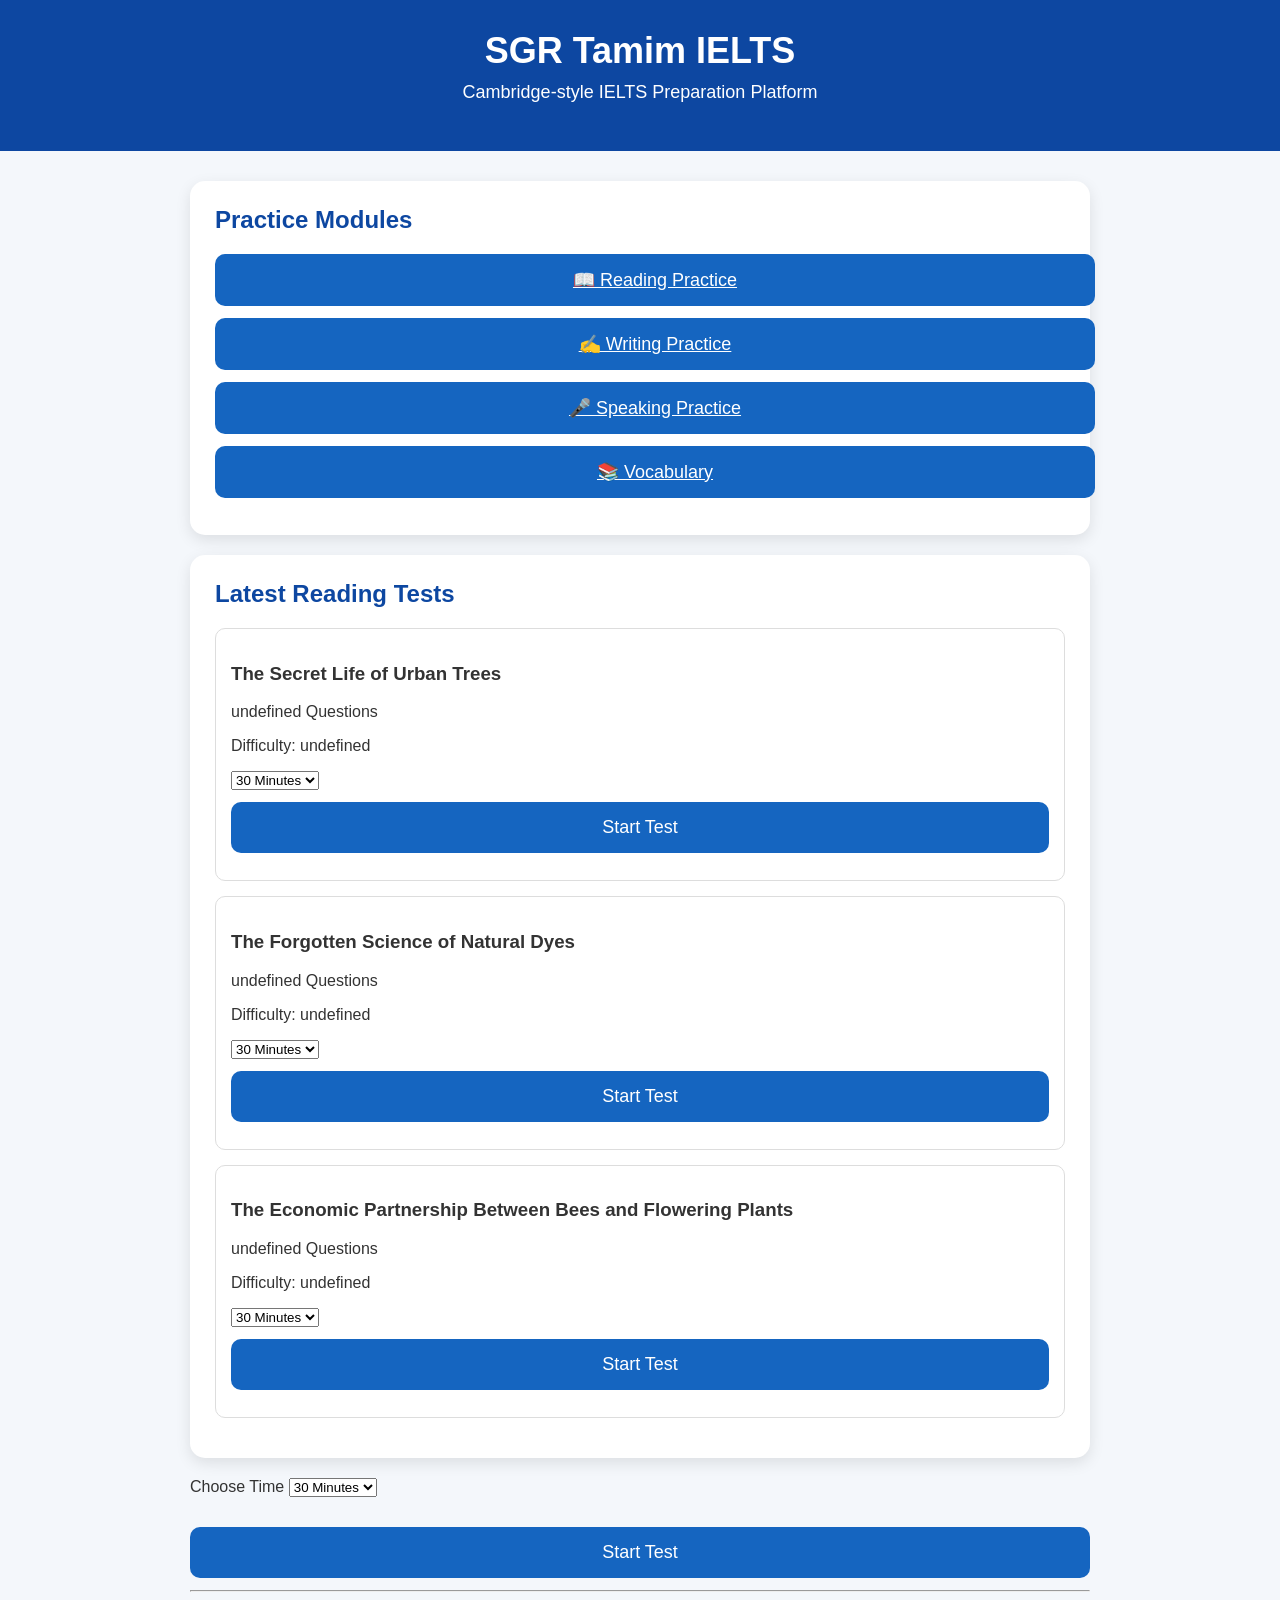
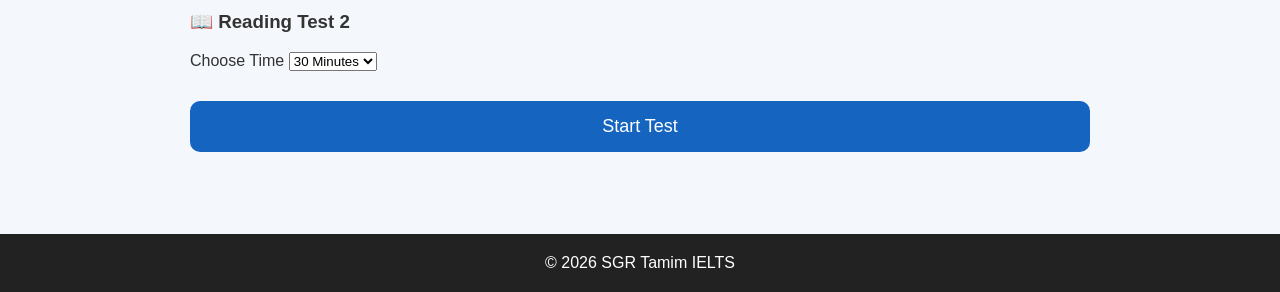
<file: index.html>
<!DOCTYPE html>
<html lang="en">
<head>
<meta charset="UTF-8">
<meta name="viewport" content="width=device-width, initial-scale=1.0">
<title>SGR Tamim IELTS</title>

<style>
body{
margin:0;
font-family:Arial,sans-serif;
background:#f4f7fb;
color:#333;
}

header{
background:#0d47a1;
color:white;
text-align:center;
padding:30px;
}

header h1{
margin:0;
font-size:36px;
}

header p{
margin-top:10px;
font-size:18px;
}

.container{
width:90%;
max-width:900px;
margin:auto;
padding:30px 0;
}

.card{
background:white;
border-radius:15px;
padding:25px;
margin-bottom:20px;
box-shadow:0 5px 15px rgba(0,0,0,.1);
}

.card h2{
margin-top:0;
color:#0d47a1;
}

.button{
display:block;
width:100%;
background:#1565c0;
color:white;
padding:15px;
margin:12px 0;
border:none;
border-radius:10px;
text-align:center;
font-size:18px;
cursor:pointer;
transition:.3s;
}

.button:hover{
background:#0d47a1;
}

footer{
background:#222;
color:white;
text-align:center;
padding:20px;
margin-top:40px;
}
</style>

</head>

<body>

<header>
<h1>SGR Tamim IELTS</h1>
<p>Cambridge-style IELTS Preparation Platform</p>
</header>

<div class="container">

<div class="card">

<h2>Practice Modules</h2>

<a href="reading.html" class="button">📖 Reading Practice</a>

<a href="#" class="button">✍ Writing Practice</a>

<a href="#" class="button">🎤 Speaking Practice</a>

<a href="#" class="button">📚 Vocabulary</a>

</div>

<div class="card">

<h2>Latest Reading Tests</h2>

<div id="readingList">

Loading tests...

</div>

</div>

<label>Choose Time</label>

<select id="time-reading1">

<option value="15">15 Minutes</option>
<option value="20">20 Minutes</option>
<option value="25">25 Minutes</option>
<option value="30" selected>30 Minutes</option>
<option value="60">60 Minutes</option>

</select>

<br><br>

<button class="button" onclick="startTest('reading1','time-reading1')">
Start Test
</button>

<hr>

<h3>📖 Reading Test 2</h3>

<label>Choose Time</label>

<select id="time-reading2">

<option value="15">15 Minutes</option>
<option value="20">20 Minutes</option>
<option value="25">25 Minutes</option>
<option value="30" selected>30 Minutes</option>
<option value="60">60 Minutes</option>

</select>

<br><br>

<button class="button" onclick="startTest('reading2','time-reading2')">
Start Test
</button>

</div>

</div>

<footer>

© 2026 SGR Tamim IELTS

</footer>

<script>

function startTest(testName, selectId){

    const minutes = document.getElementById(selectId).value;

    localStorage.setItem("readingTime", minutes);

    window.location.href = "reading.html?test=" + testName;

}

</script>

<script>

fetch("data/reading/tests.json")

.then(res=>res.json())

.then(tests=>{

const list=document.getElementById("readingList");

list.innerHTML="";

tests.forEach(test=>{

list.innerHTML+=`

<div style="border:1px solid #ddd;padding:15px;border-radius:10px;margin-bottom:15px;">

<h3>${test.title}</h3>

<p>${test.questions} Questions</p>

<p>Difficulty: ${test.difficulty}</p>

<select id="${test.id}">

<option value="15">15 Minutes</option>
<option value="20">20 Minutes</option>
<option value="25">25 Minutes</option>
<option value="30" selected>30 Minutes</option>
<option value="60">60 Minutes</option>

</select>

<button class="button"

onclick="startTest('${test.id}','${test.id}')">

Start Test

</button>

</div>

`;

});

});

function startTest(testName,selectId){

const minutes=document.getElementById(selectId).value;

localStorage.setItem("readingTime",minutes);

window.location.href="reading.html?test="+testName;

}

</script>

</body>

</html>
</file>
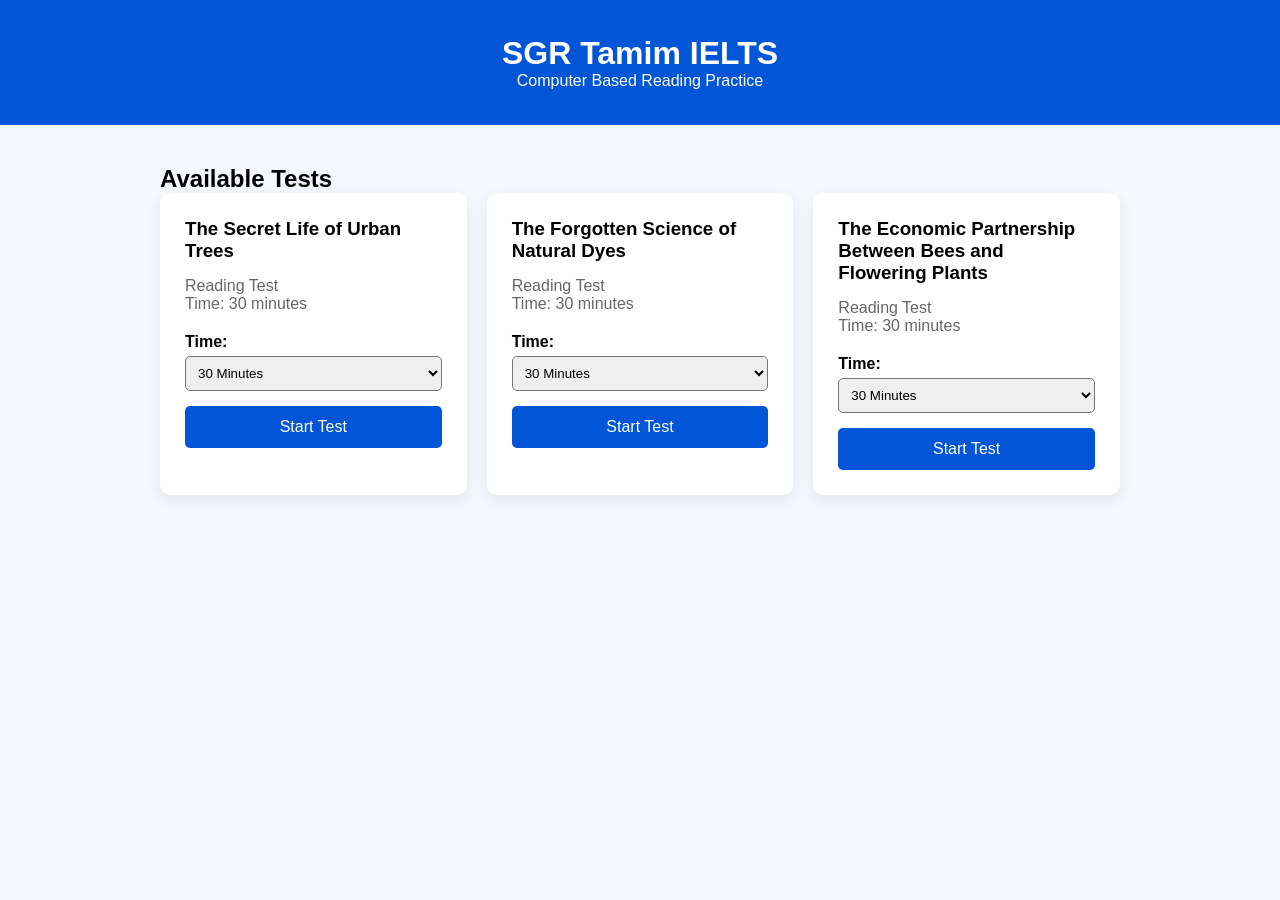
<file: dashboard.html>
<!DOCTYPE html>
<html lang="en">

<head>

<meta charset="UTF-8">
<meta name="viewport" content="width=device-width, initial-scale=1.0">

<title>SGR Tamim IELTS</title>

<link rel="stylesheet" href="css/dashboard.css">

</head>

<body>

<header>

<h1>SGR Tamim IELTS</h1>

<p>Computer Based Reading Practice</p>

</header>

<main>

<h2>Available Tests</h2>

<div id="testList"></div>

</main>

<script src="js/dashboard.js"></script>

</body>

</html>
</file>
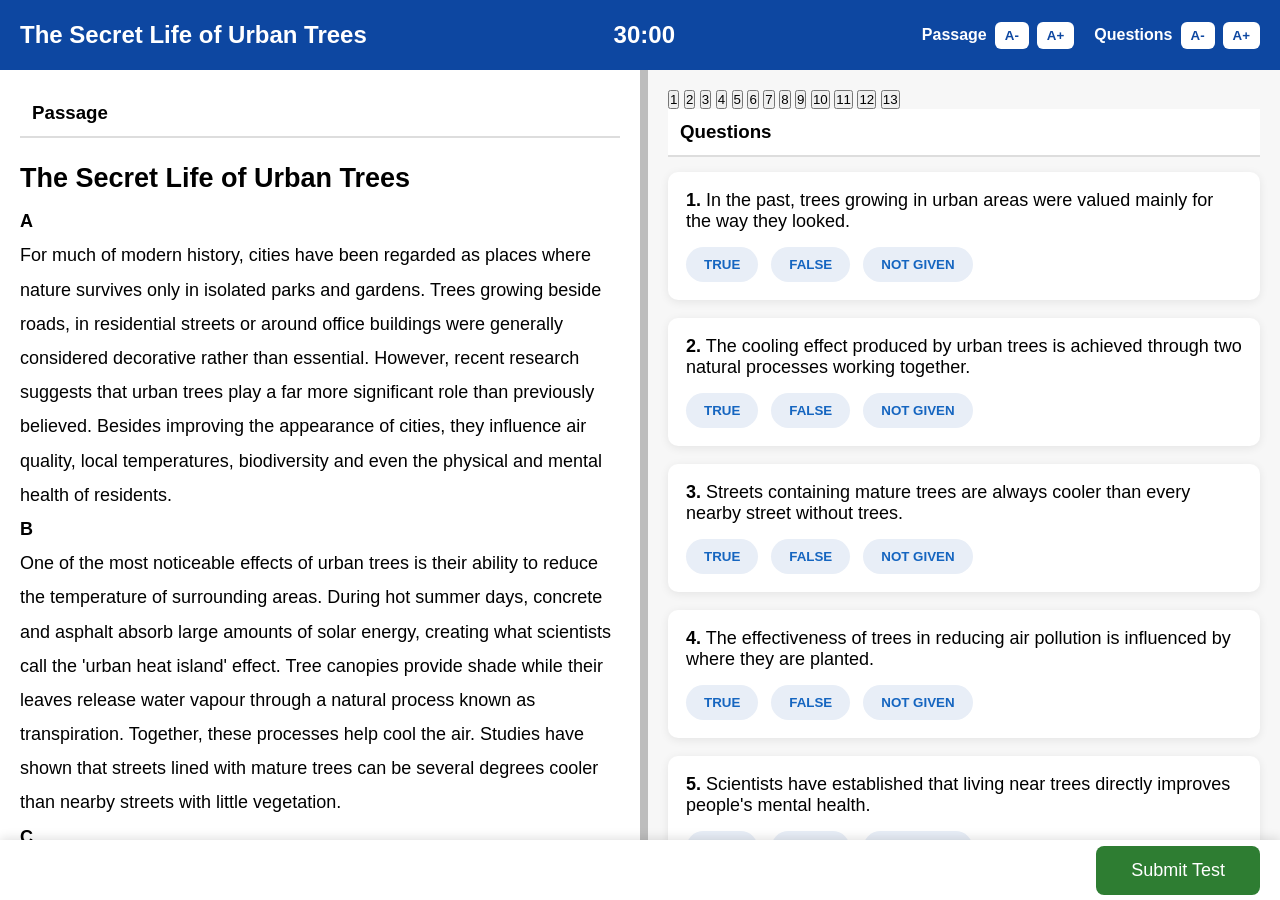
<file: reading.html>
<!DOCTYPE html>
<html lang="en">
<head>
<meta charset="UTF-8">
<meta name="viewport" content="width=device-width, initial-scale=1.0">
<title>SGR IELTS Reading</title>

<link rel="stylesheet" href="css/reading.css">
</head>

<body>

<header>

<div class="left">
<h2 id="testTitle">Reading Test</h2>
</div>

<div class="middle">
<span id="timer">30:00</span>
</div>

<div class="right">
  
<div class="zoomBox">

<b>Passage</b>

<button id="passageMinus">A-</button>

<button id="passagePlus">A+</button>

</div>

<div class="zoomBox">

<b>Questions</b>

<button id="questionMinus">A-</button>

<button id="questionPlus">A+</button>

</div>

</div>

</header>



<div id="mainContainer">

<div id="passagePanel">

<div class="panelHeader">

<h3>Passage</h3>

</div>

<div id="passageContent">

Loading passage...

</div>

</div>



<div id="divider"></div>



<div id="questionPanel">

<div id="navigator"></div>

<div class="panelHeader">

<h3>Questions</h3>

</div>

<div id="questionContent">

Loading questions...

</div>

</div>

</div>



<div id="submitBar">

<button id="submitBtn">

Submit Test

</button>

</div>

<!-- Floating Highlight Toolbar -->
<div id="highlightToolbar">
    <button id="highlightAction">Highlight</button>
</div>

<script src="js/reading.js"></script>
<script src="js/highlight.js"></script>

</body>
</html>
  
</body>
</html>
</file>
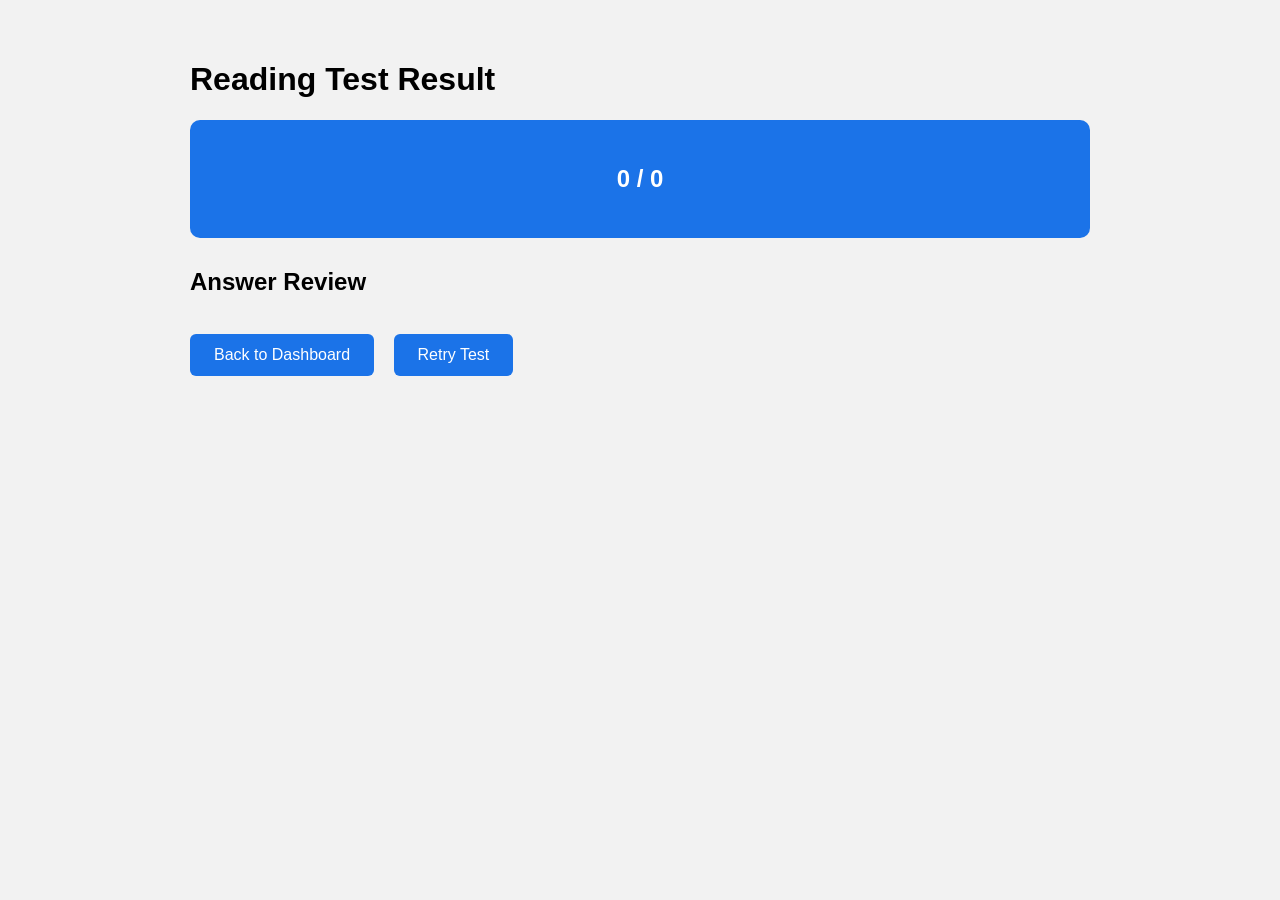
<file: result.html>
<!DOCTYPE html>
<html lang="en">

<head>

<meta charset="UTF-8">
<meta name="viewport" content="width=device-width, initial-scale=1.0">

<title>Result</title>

<link rel="stylesheet" href="css/result.css">

</head>

<body>

<div class="container">

<h1>Reading Test Result</h1>

<div class="scoreBox">

<h2 id="score"></h2>

</div>

<h2>Answer Review</h2>

<div id="review"></div>

<br>

<button onclick="location.href='dashboard.html'">
Back to Dashboard
</button>

<button onclick="history.back()">
Retry Test
</button>

</div>

<script src="js/result.js"></script>

</body>

</html>
</file>
<file: css/dashboard.css>
*{
margin:0;
padding:0;
box-sizing:border-box;
font-family:Arial,sans-serif;
}

body{

background:#f4f7fb;

}

header{

background:#0056d6;

color:white;

padding:35px;

text-align:center;

}

main{

max-width:1000px;

margin:auto;

padding:40px 20px;

}

#testList{

display:grid;

grid-template-columns:repeat(auto-fill,minmax(300px,1fr));

gap:20px;

}

.testCard{

background:white;

border-radius:10px;

padding:25px;

box-shadow:0 5px 15px rgba(0,0,0,.08);

transition:.3s;

}

.testCard:hover{

transform:translateY(-5px);

}

.testCard h3{

margin-bottom:15px;

}

.meta{

color:#666;

margin-bottom:20px;

}

.startBtn{

width:100%;

padding:12px;

background:#0056d6;

color:white;

border:none;

border-radius:5px;

font-size:16px;

cursor:pointer;

}

.startBtn:hover{

background:#0042a6;

}

.timeBox{

margin:15px 0;

}

.timeBox label{

display:block;

margin-bottom:5px;

font-weight:bold;

}

.timeBox select{

width:100%;

padding:8px;

border-radius:5px;

}
</file>
<file: css/reading.css>
*{
    margin:0;
    padding:0;
    box-sizing:border-box;
    font-family:Arial,Helvetica,sans-serif;
}

body{
    background:#eef3f8;
    height:100vh;
    overflow:hidden;
}

/* ================= HEADER ================= */

header{
    height:70px;
    background:#0d47a1;
    color:white;
    display:flex;
    justify-content:space-between;
    align-items:center;
    padding:0 20px;
}

header h2{
    font-size:24px;
}

#timer{
    font-size:24px;
    font-weight:bold;
}

.right{
    display:flex;
    gap:20px;
}

.zoomBox{
    display:flex;
    align-items:center;
    gap:8px;
}

.zoomBox button{
    padding:6px 10px;
    border:none;
    border-radius:6px;
    background:white;
    color:#0d47a1;
    cursor:pointer;
    font-weight:bold;
}

.zoomBox button:hover{
    background:#e3f2fd;
}

/* ================= MAIN ================= */

#mainContainer{
    display:flex;
    height:calc(100vh - 130px);
}

#passagePanel{
    width:50%;
    background:white;
    overflow:auto;
    padding:20px;
}

#divider{
    width:8px;
    background:#bdbdbd;
    cursor:col-resize;
}

#divider:hover{
    background:#1565c0;
}

#questionPanel{
    flex:1;
    background:#f7f7f7;
    overflow:auto;
    padding:20px;
}

.panelHeader{
    position:sticky;
    top:0;
    background:white;
    padding:12px;
    border-bottom:2px solid #ddd;
    margin-bottom:15px;
    z-index:10;
}

/* ================= CONTENT ================= */

#passageContent{
    font-size:18px;
    line-height:1.9;
}

#questionContent{
    font-size:18px;
}

/* ================= QUESTION CARD ================= */

.question{
    background:white;
    padding:18px;
    margin-bottom:18px;
    border-radius:10px;
    box-shadow:0 2px 10px rgba(0,0,0,.08);
}

.question p{
    margin-bottom:15px;
}

.question button{
    padding:10px 18px;
    border:none;
    border-radius:30px;
    margin-right:8px;
    cursor:pointer;
    background:#e8eef7;
    color:#1565c0;
    font-weight:bold;
}

.question button:hover{
    background:#1565c0;
    color:white;
}

.question button.selected{
    background:#1565c0;
    color:white;
}

/* ================= SUBMIT ================= */

#submitBar{
    position:fixed;
    bottom:0;
    left:0;
    width:100%;
    height:60px;
    background:white;
    display:flex;
    justify-content:flex-end;
    align-items:center;
    padding:0 20px;
    box-shadow:0 -2px 10px rgba(0,0,0,.12);
}

#submitBtn{
    background:#2e7d32;
    color:white;
    border:none;
    padding:14px 35px;
    border-radius:8px;
    font-size:18px;
    cursor:pointer;
}

#submitBtn:hover{
    background:#1b5e20;
}

/* ================= SCROLLBAR ================= */

#passagePanel::-webkit-scrollbar,
#questionPanel::-webkit-scrollbar{
    width:10px;
}

#passagePanel::-webkit-scrollbar-thumb,
#questionPanel::-webkit-scrollbar-thumb{
    background:#1565c0;
    border-radius:20px;
}

/* ================= MOBILE ================= */

@media(max-width:900px){

header{
    flex-direction:column;
    height:auto;
    padding:10px;
    gap:10px;
}

#mainContainer{
    flex-direction:column;
}

#passagePanel{
    width:100%;
    height:45%;
}

#divider{
    display:none;
}

#questionPanel{
    height:55%;
}

#navigator{
position:sticky;
top:0;
background:white;
padding:15px;
display:flex;
flex-wrap:wrap;
gap:8px;
border-bottom:2px solid #ddd;
z-index:100;
}

.navBtn{
width:40px;
height:40px;
border-radius:50%;
border:none;
cursor:pointer;
background:#ddd;
font-weight:bold;
}

.navBtn:hover{
background:#1565c0;
color:white;
}

.navBtn.answered{
background:#2e7d32;
color:white;
}

#highlightBtn{

    background:#ffd54f;

    border:none;

    padding:10px 16px;

    border-radius:6px;

    cursor:pointer;

    font-weight:bold;

    margin-right:15px;

}

#highlightBtn:hover{

    background:#ffca28;

}

mark{

    background:#fff176;

    padding:2px;

}

}

/* ===============================
   Highlight Toolbar
================================ */

#highlightToolbar{

    position:fixed;

    display:none;

    z-index:999999;

    background:#ffffff;

    border-radius:10px;

    box-shadow:0 8px 25px rgba(0,0,0,.18);

    border:1px solid #e5e5e5;

    padding:6px;

    animation:fadeIn .15s ease;

}

#highlightAction{

    background:#FFD54F;

    border:none;

    padding:8px 14px;

    border-radius:8px;

    cursor:pointer;

    font-weight:600;

    transition:.15s;

}

#highlightAction:hover{

    background:#FFC107;

}

mark{

    background:#FFF176;

    border-radius:2px;

    padding:1px 2px;

}

@keyframes fadeIn{

    from{

        opacity:0;
        transform:translateY(6px);

    }

    to{

        opacity:1;
        transform:translateY(0);

    }

}
</file>
<file: css/result.css>
body{

font-family:Arial,sans-serif;

background:#f2f2f2;

margin:0;

padding:40px;

}

.container{

max-width:900px;

margin:auto;

}

.scoreBox{

background:#1b73e8;

color:white;

padding:25px;

border-radius:10px;

margin-bottom:30px;

text-align:center;

}

.answerCard{

background:white;

padding:15px;

margin-bottom:15px;

border-left:8px solid #ccc;

border-radius:8px;

box-shadow:0 2px 8px rgba(0,0,0,.08);

}

.correct{

border-color:#27ae60;

}

.wrong{

border-color:#e74c3c;

}

button{

padding:12px 24px;

margin-right:15px;

border:none;

background:#1b73e8;

color:white;

border-radius:6px;

cursor:pointer;

font-size:16px;

}

button:hover{

background:#125fc2;

}
</file>
